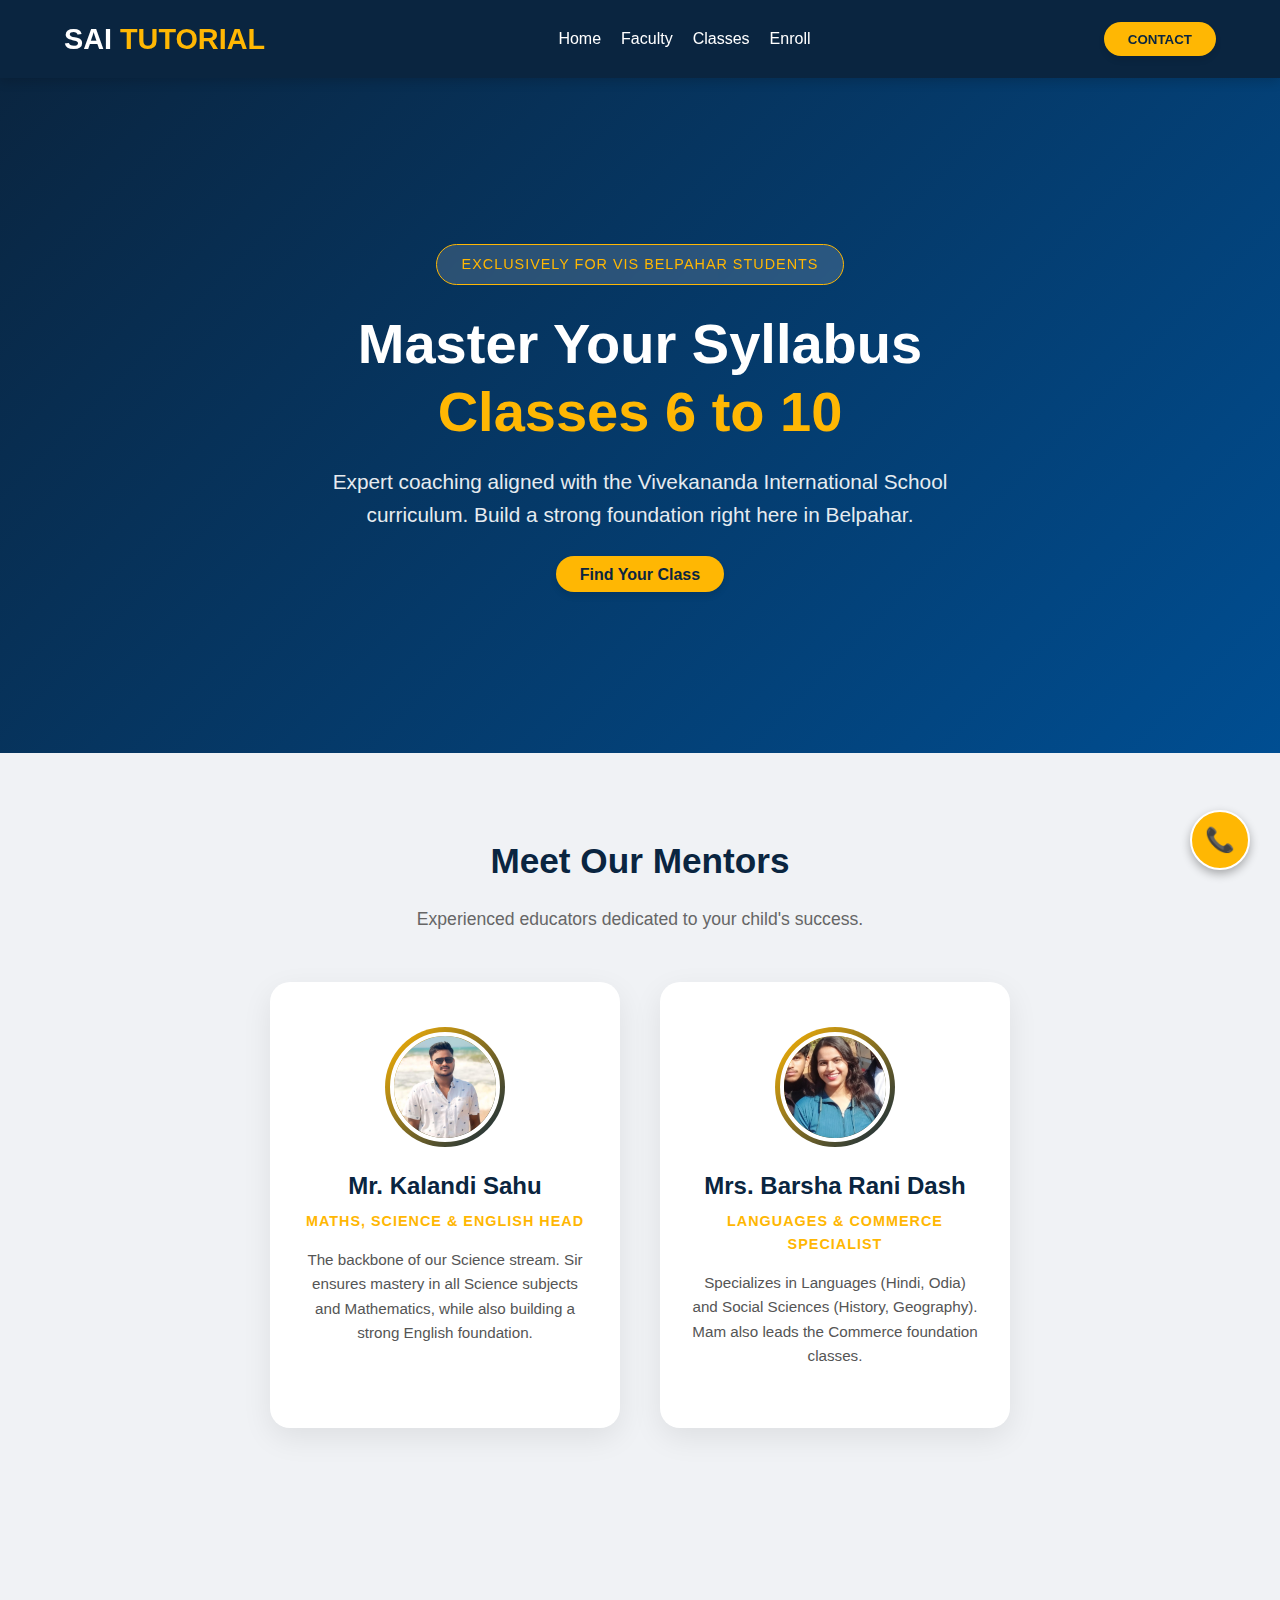
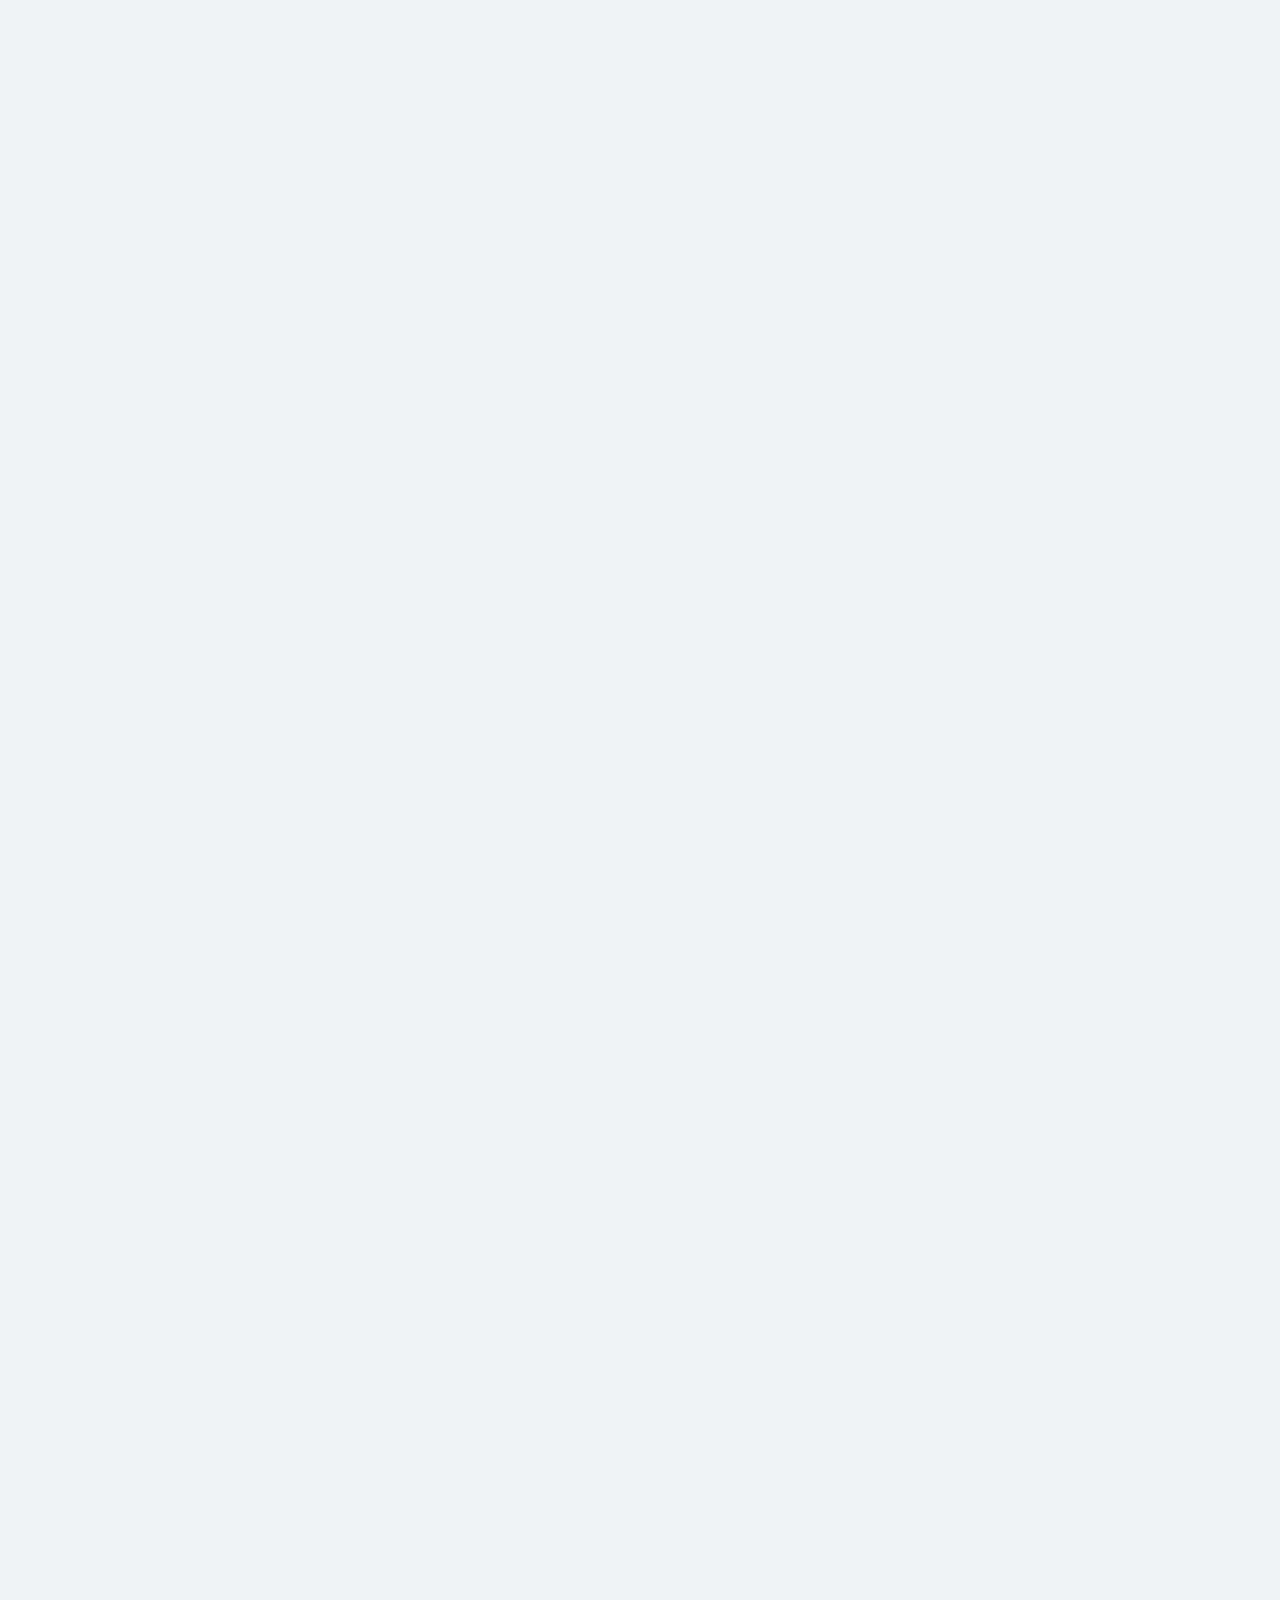
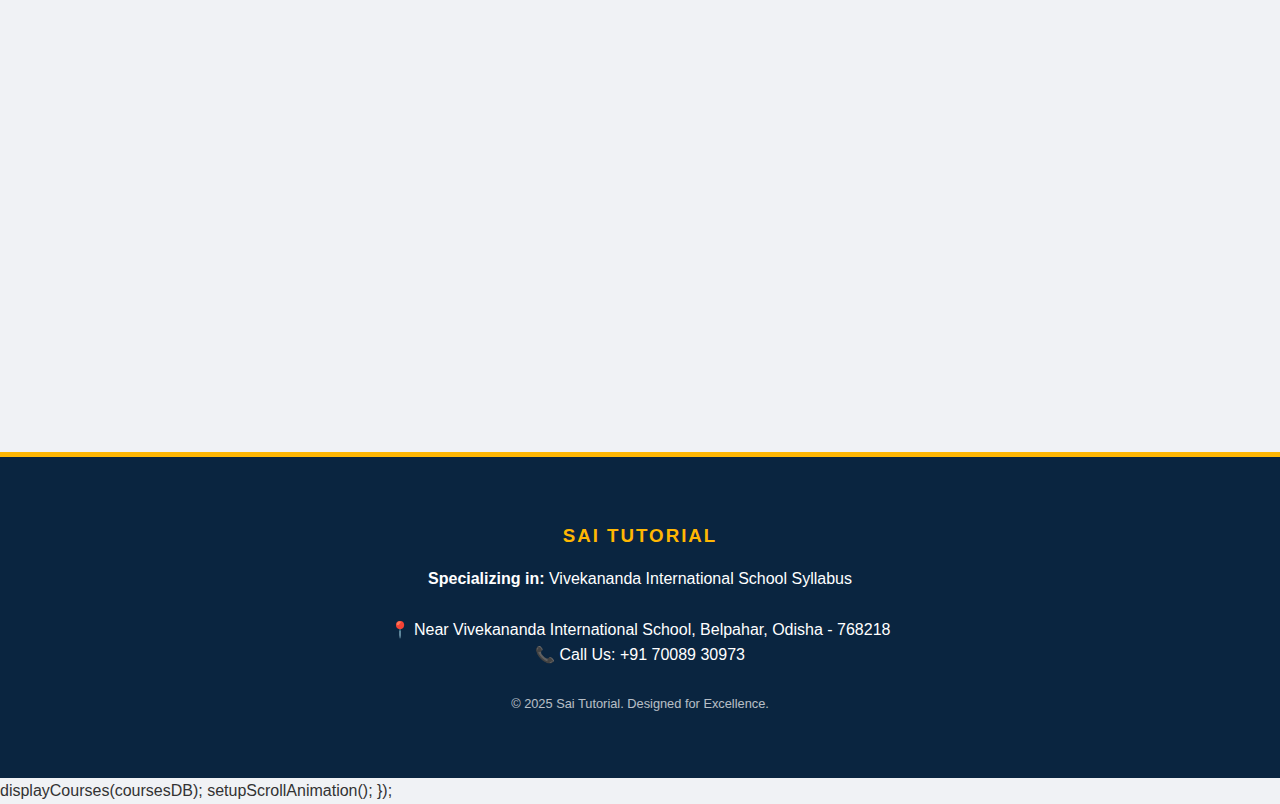
<file: SAI-TUTORIAL.html>
<!DOCTYPE html>
<html lang="en">
<head>
    <meta charset="UTF-8">
    <meta name="viewport" content="width=device-width, initial-scale=1.0">
    <title>Sai Tutorial | VIS Belpahar Specialists</title>
    <style>
        /* --- CSS VARIABLES & RESET --- */
        :root {
            --primary: #0a2540; /* Professional Dark Blue */
            --secondary: #ffb703; /* Bright Yellow/Orange */
            --light: #f0f2f5;
            --dark: #333;
            --white: #ffffff;
            --gradient: linear-gradient(135deg, #0a2540 0%, #004e92 100%);
        }

        * {
            margin: 0;
            padding: 0;
            box-sizing: border-box;
            font-family: 'Segoe UI', Tahoma, Geneva, Verdana, sans-serif;
            scroll-behavior: smooth;
        }

        body {
            line-height: 1.6;
            background-color: var(--light);
            color: var(--dark);
            overflow-x: hidden;
        }

        a { text-decoration: none; color: inherit; }
        ul { list-style: none; }

        /* --- ANIMATIONS --- */
        @keyframes fadeInUp {
            from { opacity: 0; transform: translateY(30px); }
            to { opacity: 1; transform: translateY(0); }
        }

        .reveal {
            opacity: 0;
            transform: translateY(50px);
            transition: all 0.8s ease-out;
        }

        .reveal.active {
            opacity: 1;
            transform: translateY(0);
        }

        /* Pulse Animation for Call Button */
        @keyframes pulse-glow {
            0% { box-shadow: 0 0 0 0 rgba(255, 183, 3, 0.7); }
            70% { box-shadow: 0 0 0 15px rgba(255, 183, 3, 0); }
            100% { box-shadow: 0 0 0 0 rgba(255, 183, 3, 0); }
        }

        /* --- NAVIGATION --- */
        nav {
            background: var(--primary);
            color: var(--white);
            padding: 1rem 5%;
            display: flex;
            justify-content: space-between;
            align-items: center;
            position: sticky;
            top: 0;
            z-index: 1000;
            box-shadow: 0 4px 10px rgba(0,0,0,0.15);
        }

        .logo { font-size: 1.8rem; font-weight: bold; }
        .logo span { color: var(--secondary); }

        .nav-links { display: flex; gap: 20px; }
        .nav-links a:hover { color: var(--secondary); transition: 0.3s; }

        .btn {
            background: var(--secondary);
            color: var(--primary);
            padding: 0.6rem 1.5rem;
            border-radius: 30px;
            font-weight: bold;
            border: none;
            cursor: pointer;
            transition: all 0.3s ease;
            box-shadow: 0 4px 6px rgba(0,0,0,0.1);
        }

        .btn:hover { 
            background: #e6a600; 
            transform: translateY(-2px);
            box-shadow: 0 6px 12px rgba(0,0,0,0.2);
        }

        /* --- FLOATING CALL BUTTON --- */
        .float-call {
            position: fixed;
            bottom: 30px;
            right: 30px;
            width: 60px;
            height: 60px;
            background: var(--secondary);
            color: var(--primary);
            border-radius: 50%;
            display: flex;
            align-items: center;
            justify-content: center;
            font-size: 24px;
            box-shadow: 0 4px 10px rgba(0,0,0,0.3);
            z-index: 2000;
            animation: pulse-glow 2s infinite;
            border: 2px solid var(--white);
        }
        
        .float-call:hover {
            transform: scale(1.1);
            background: #e6a600;
        }

        /* --- HERO SECTION --- */
        header {
            background: var(--gradient);
            min-height: 75vh;
            display: flex;
            flex-direction: column;
            justify-content: center;
            align-items: center;
            text-align: center;
            color: var(--white);
            padding: 20px;
        }

        .hero-content { animation: fadeInUp 1s ease-out forwards; }

        header h1 { font-size: 3.5rem; margin-bottom: 20px; line-height: 1.2; }
        header .highlight { color: var(--secondary); }
        header p { font-size: 1.3rem; max-width: 700px; margin-bottom: 30px; margin-left: auto; margin-right: auto; opacity: 0.9; }
        
        .school-badge {
            background: rgba(255, 255, 255, 0.15);
            padding: 8px 25px;
            border-radius: 50px;
            margin-bottom: 25px;
            border: 1px solid var(--secondary);
            font-size: 0.9rem;
            color: var(--secondary);
            letter-spacing: 1px;
            text-transform: uppercase;
            display: inline-block;
            backdrop-filter: blur(5px);
        }

        /* --- SECTIONS COMMON --- */
        .container { padding: 5rem 5%; max-width: 1200px; margin: auto; }
        .section-title { text-align: center; margin-bottom: 1rem; color: var(--primary); font-size: 2.2rem; font-weight: 800; }
        .section-subtitle { text-align: center; margin-bottom: 3rem; color: #666; font-size: 1.1rem; }

        /* --- TEACHERS SECTION --- */
        .teachers-grid { display: flex; justify-content: center; gap: 40px; flex-wrap: wrap; }
        .teacher-card {
            background: var(--white);
            border-radius: 20px;
            padding: 40px 30px;
            width: 350px;
            text-align: center;
            box-shadow: 0 10px 30px rgba(0,0,0,0.08);
            transition: transform 0.4s ease, box-shadow 0.4s ease;
            position: relative;
            overflow: hidden;
            border-top: 5px solid transparent;
        }
        .teacher-card:hover {
            transform: translateY(-10px);
            box-shadow: 0 15px 40px rgba(0,0,0,0.12);
            border-top: 5px solid var(--secondary);
        }
        .img-wrapper {
            width: 120px; height: 120px; margin: 0 auto 20px; border-radius: 50%; padding: 5px;
            background: linear-gradient(135deg, var(--secondary), var(--primary));
        }
        .teacher-img { width: 100%; height: 100%; border-radius: 50%; object-fit: cover; border: 4px solid var(--white); background-color: #eee; }
        .teacher-name { font-size: 1.5rem; color: var(--primary); margin-bottom: 5px; font-weight: bold; }
        .teacher-role { color: var(--secondary); font-weight: bold; font-size: 0.9rem; text-transform: uppercase; letter-spacing: 1px; margin-bottom: 15px; }
        .teacher-desc { font-size: 0.95rem; color: #555; margin-bottom: 20px; }

        /* --- COURSES SECTION --- */
        .filter-buttons { display: flex; justify-content: center; gap: 15px; margin-bottom: 40px; flex-wrap: wrap; }
        .filter-btn {
            padding: 10px 25px; border: 2px solid var(--primary); background: transparent; color: var(--primary);
            cursor: pointer; border-radius: 25px; font-weight: 600; transition: 0.3s;
        }
        .filter-btn.active, .filter-btn:hover { background: var(--primary); color: var(--white); transform: scale(1.05); }

        .course-grid { display: grid; grid-template-columns: repeat(auto-fit, minmax(300px, 1fr)); gap: 30px; }
        .course-card {
            background: var(--white); border-radius: 15px; overflow: hidden;
            box-shadow: 0 10px 20px rgba(0,0,0,0.05); transition: all 0.4s ease; border-left: 5px solid var(--secondary);
        }
        .course-card:hover { transform: translateY(-8px) scale(1.01); box-shadow: 0 15px 30px rgba(0,0,0,0.1); }
        .card-body { padding: 30px; }
        .card-tag {
            background: var(--light); color: var(--primary); padding: 5px 15px; font-size: 0.8rem;
            font-weight: 800; border-radius: 50px; display: inline-block; margin-bottom: 15px; text-transform: uppercase;
        }
        .card-title { font-size: 1.4rem; margin-bottom: 10px; color: var(--primary); }
        .card-subjects { color: #555; font-size: 0.95rem; margin-bottom: 15px; border-bottom: 1px solid #eee; padding-bottom: 15px;}
        .feature-list li { margin-bottom: 8px; font-size: 0.9rem; display: flex; align-items: center; }
        .feature-list li::before { content: "✓"; color: #2ecc71; margin-right: 10px; font-weight: 900; }

        /* --- REGISTRATION FORM --- */
        .form-wrapper {
            background: var(--white); padding: 50px; border-radius: 20px;
            box-shadow: 0 20px 50px rgba(0,0,0,0.1); border: 1px solid rgba(0,0,0,0.05);
        }
        form { max-width: 600px; margin: auto; display: flex; flex-direction: column; gap: 20px; }
        input, select, textarea {
            padding: 15px; border: 2px solid #eee; border-radius: 10px; font-size: 1rem; background: #f9f9f9; transition: 0.3s;
        }
        input:focus, select:focus, textarea:focus { outline: none; border-color: var(--secondary); background: #fff; }

        /* --- FOOTER --- */
        footer {
            background: var(--primary); color: var(--white); text-align: center; padding: 4rem 1rem;
            margin-top: auto; border-top: 5px solid var(--secondary);
        }
        .footer-content h3 { color: var(--secondary); margin-bottom: 15px; letter-spacing: 2px;}

        /* Responsive */
        @media (max-width: 768px) {
            header h1 { font-size: 2.2rem; }
            .nav-links { display: none; }
            .container { padding: 3rem 5%; }
            .float-call { width: 50px; height: 50px; font-size: 20px; }
        }
    </style>
</head>
<body>

    <a href="tel:+917008930973" class="float-call" title="Call Us Now">
        📞
    </a>

    <nav>
        <div class="logo">SAI <span>TUTORIAL</span></div>
        <ul class="nav-links">
            <li><a href="#home">Home</a></li>
            <li><a href="#teachers">Faculty</a></li>
            <li><a href="#classes">Classes</a></li>
            <li><a href="#contact">Enroll</a></li>
        </ul>
        <button class="btn" onclick="document.getElementById('contact').scrollIntoView()">CONTACT</button>
    </nav>

    <header id="home">
        <div class="hero-content">
            <div class="school-badge">Exclusively for VIS Belpahar Students</div>
            <h1>Master Your Syllabus <br><span class="highlight">Classes 6 to 10</span></h1>
            <p>Expert coaching aligned with the Vivekananda International School curriculum. Build a strong foundation right here in Belpahar.</p>
            <a href="#classes" class="btn">Find Your Class</a>
        </div>
    </header>

    <section class="container reveal" id="teachers">
        <h2 class="section-title">Meet Our Mentors</h2>
        <p class="section-subtitle">Experienced educators dedicated to your child's success.</p>
        
        <div class="teachers-grid">
            <div class="teacher-card">
                <div class="img-wrapper">
                    <img src="sir.png" alt="Mr Kalandi Sahu Sir" class="teacher-img">
                </div>
                <h3 class="teacher-name">Mr. Kalandi Sahu</h3>
                <p class="teacher-role">Maths, Science & English Head</p>
                <p class="teacher-desc">The backbone of our Science stream. Sir ensures mastery in all Science subjects and Mathematics, while also building a strong English foundation.</p>
            </div>

            <div class="teacher-card">
                <div class="img-wrapper">
                    <img src="mam.png" alt="Mrs. Barsha Rani Dash" class="teacher-img">
                </div>
                <h3 class="teacher-name">Mrs. Barsha Rani Dash </h3>
                <p class="teacher-role">Languages & Commerce Specialist</p>
                <p class="teacher-desc">Specializes in Languages (Hindi, Odia) and Social Sciences (History, Geography). Mam also leads the Commerce foundation classes.</p>
            </div>
        </div>
    </section>

    <section class="container reveal" id="classes">
        <h2 class="section-title">Select Your Class</h2>
        <p class="section-subtitle">Tailored courses for every academic stage.</p>
        
        <div class="filter-buttons">
            <button class="filter-btn active" onclick="filterCourses('all')">Show All</button>
            <button class="filter-btn" onclick="filterCourses('6')">Class 6</button>
            <button class="filter-btn" onclick="filterCourses('7')">Class 7</button>
            <button class="filter-btn" onclick="filterCourses('8')">Class 8</button>
            <button class="filter-btn" onclick="filterCourses('9')">Class 9</button>
            <button class="filter-btn" onclick="filterCourses('10')">Class 10</button>
        </div>

        <div class="course-grid" id="courseContainer">
        </div>
    </section>

    <section class="container reveal" id="contact">
        <div class="form-wrapper">
            <h2 class="section-title">Secure Your Seat</h2>
            <p style="text-align: center; margin-bottom: 20px;">Fill this form to send inquiries directly via WhatsApp.</p>
            <form id="inquiryForm">
                <input type="text" id="sName" placeholder="Student Name" required>
                <input type="text" id="pName" placeholder="Parent's Name" required>
                <input type="tel" id="mobileNum" placeholder="Mobile Number" required>
                
                <select id="sClass" required>
                    <option value="">Select Class</option>
                    <option value="6 (VIS)">Class 6 (VIS)</option>
                    <option value="7 (VIS)">Class 7 (VIS)</option>
                    <option value="8 (VIS)">Class 8 (VIS)</option>
                    <option value="9 (VIS)">Class 9 (VIS)</option>
                    <option value="10 (VIS)">Class 10 (VIS)</option>
                </select>
                
                <textarea id="weakSub" rows="4" placeholder="Any specific weak subjects? (e.g. Maths, Science)"></textarea>
                <button type="submit" class="btn">Send via WhatsApp 💬</button>
            </form>
        </div>
    </section>

    <footer>
        <div class="footer-content">
            <h3>SAI TUTORIAL</h3>
            <p><strong>Specializing in:</strong> Vivekananda International School Syllabus</p>
            <br>
            <p>📍 Near Vivekananda International School, Belpahar, Odisha - 768218</p>
            <p>📞 Call Us: +91 70089 30973</p>
            <br>
            <p style="font-size: 0.8rem; opacity: 0.7;">&copy; 2025 Sai Tutorial. Designed for Excellence.</p>
        </div>
    </footer>

    <script>
        // 1. THE DATA
        const coursesDB = [
            { id: 1, className: "6", title: "Class 6 Foundation", subjects: "Maths, Science, English, SST", desc: "Transition smoothly into middle school. Focus on strengthening arithmetic and basic science concepts." },
            { id: 2, className: "7", title: "Class 7 Advance", subjects: "Maths, Science, English, Hindi/Odia", desc: "Building core logic in Algebra and Geometry. Detailed explanation of Science chapters." },
            { id: 3, className: "8", title: "Class 8 Pre-Board", subjects: "All Main Subjects", desc: "Preparation for high school. Focus on Physics numericals and Chemistry equations foundation." },
            { id: 4, className: "9", title: "Class 9 Intensive", subjects: "Maths, Physics, Chem, Bio, Eng", desc: "Rigorous coaching for Class 9. We cover the entire VIS syllabus with weekly tests." },
            { id: 5, className: "10", title: "Class 10 Board Batch", subjects: "Complete Board Prep", desc: "Target 95%+. Daily practice papers, previous year questions, and doubt clearing sessions." },
            { id: 6, className: "10", title: "Class 10 - Maths Special", subjects: "Mathematics Only", desc: "Special weekend batch for students struggling with Trigonometry and Geometry." }
        ];

        // 2. RENDER COURSES
        const courseContainer = document.getElementById('courseContainer');

        function displayCourses(courseList) {
            courseContainer.innerHTML = '';
            courseList.forEach((course, index) => {
                const card = `
                    <div class="course-card" style="transition-delay: ${index * 100}ms">
                        <div class="card-body">
                            <span class="card-tag">Class ${course.className}</span>
                            <h3 class="card-title">${course.title}</h3>
                            <p class="card-subjects"><strong>Subjects:</strong> ${course.subjects}</p>
                            <ul class="feature-list">
                                <li>VIS Syllabus Aligned</li>
                                <li>Weekly Tests</li>
                                <li>Personal Attention</li>
                            </ul>
                            <p style="margin-top: 15px; font-size: 0.9rem;">${course.desc}</p>
                            <br>
                            <button class="btn" style="width:100%" onclick="document.getElementById('contact').scrollIntoView()">Enroll Now</button>
                        </div>
                    </div>
                `;
                courseContainer.innerHTML += card;
            });
        }

        // 3. FILTER LOGIC
        function filterCourses(cls) {
            const buttons = document.querySelectorAll('.filter-btn');
            buttons.forEach(btn => btn.classList.remove('active'));
            event.target.classList.add('active');
            if (cls === 'all') { displayCourses(coursesDB); } 
            else { displayCourses(coursesDB.filter(course => course.className === cls)); }
        }

        // 4. SCROLL ANIMATION
        function setupScrollAnimation() {
            const reveals = document.querySelectorAll('.reveal');
            const observer = new IntersectionObserver((entries) => {
                entries.forEach(entry => {
                    if(entry.isIntersecting) { entry.target.classList.add('active'); }
                });
            }, { threshold: 0.1 });
            reveals.forEach(element => observer.observe(element));
        }

        // 5. WHATSAPP FORM HANDLING (UPDATED)
        document.getElementById('inquiryForm').addEventListener('submit', function(e) {
            e.preventDefault();

            // Get Form Values
            const sName = document.getElementById('sName').value;
            const pName = document.getElementById('pName').value;
            const mobile = document.getElementById('mobileNum').value;
            const sClass = document.getElementById('sClass').value;
            const weakSub = document.getElementById('weakSub').value;

            // Construct WhatsApp Message
            // %0a is the code for a new line in URL
            const whatsappText = `*New Admission Inquiry* 🎓%0a%0a` +
                                 `👤 *Student Name:* ${sName}%0a` +
                                 `👪 *Parent Name:* ${pName}%0a` +
                                 `📞 *Mobile:* ${mobile}%0a` +
                                 `📚 *Class:* ${sClass}%0a` +
                                 `📝 *Weak Subjects:* ${weakSub || 'Not specified'}%0a%0a` +
                                 `_Hello, I am interested in joining Sai Tutorial. Please contact me._`;

            // Open WhatsApp
            const phoneNumber = "917008930973";
            const url = `https://wa.me/${phoneNumber}?text=${whatsappText}`;
            
            window.open(url, '_blank');
        });

        // Initial Load
        window.addEventListener('DOMContentLoaded', () => {
            displayCourses(coursesDB);
            setupScrollAnimation();
        });

    </script>
</body>
</html>           displayCourses(coursesDB);
            setupScrollAnimation();
        });

    </script>
</body>
</html>
</file>
